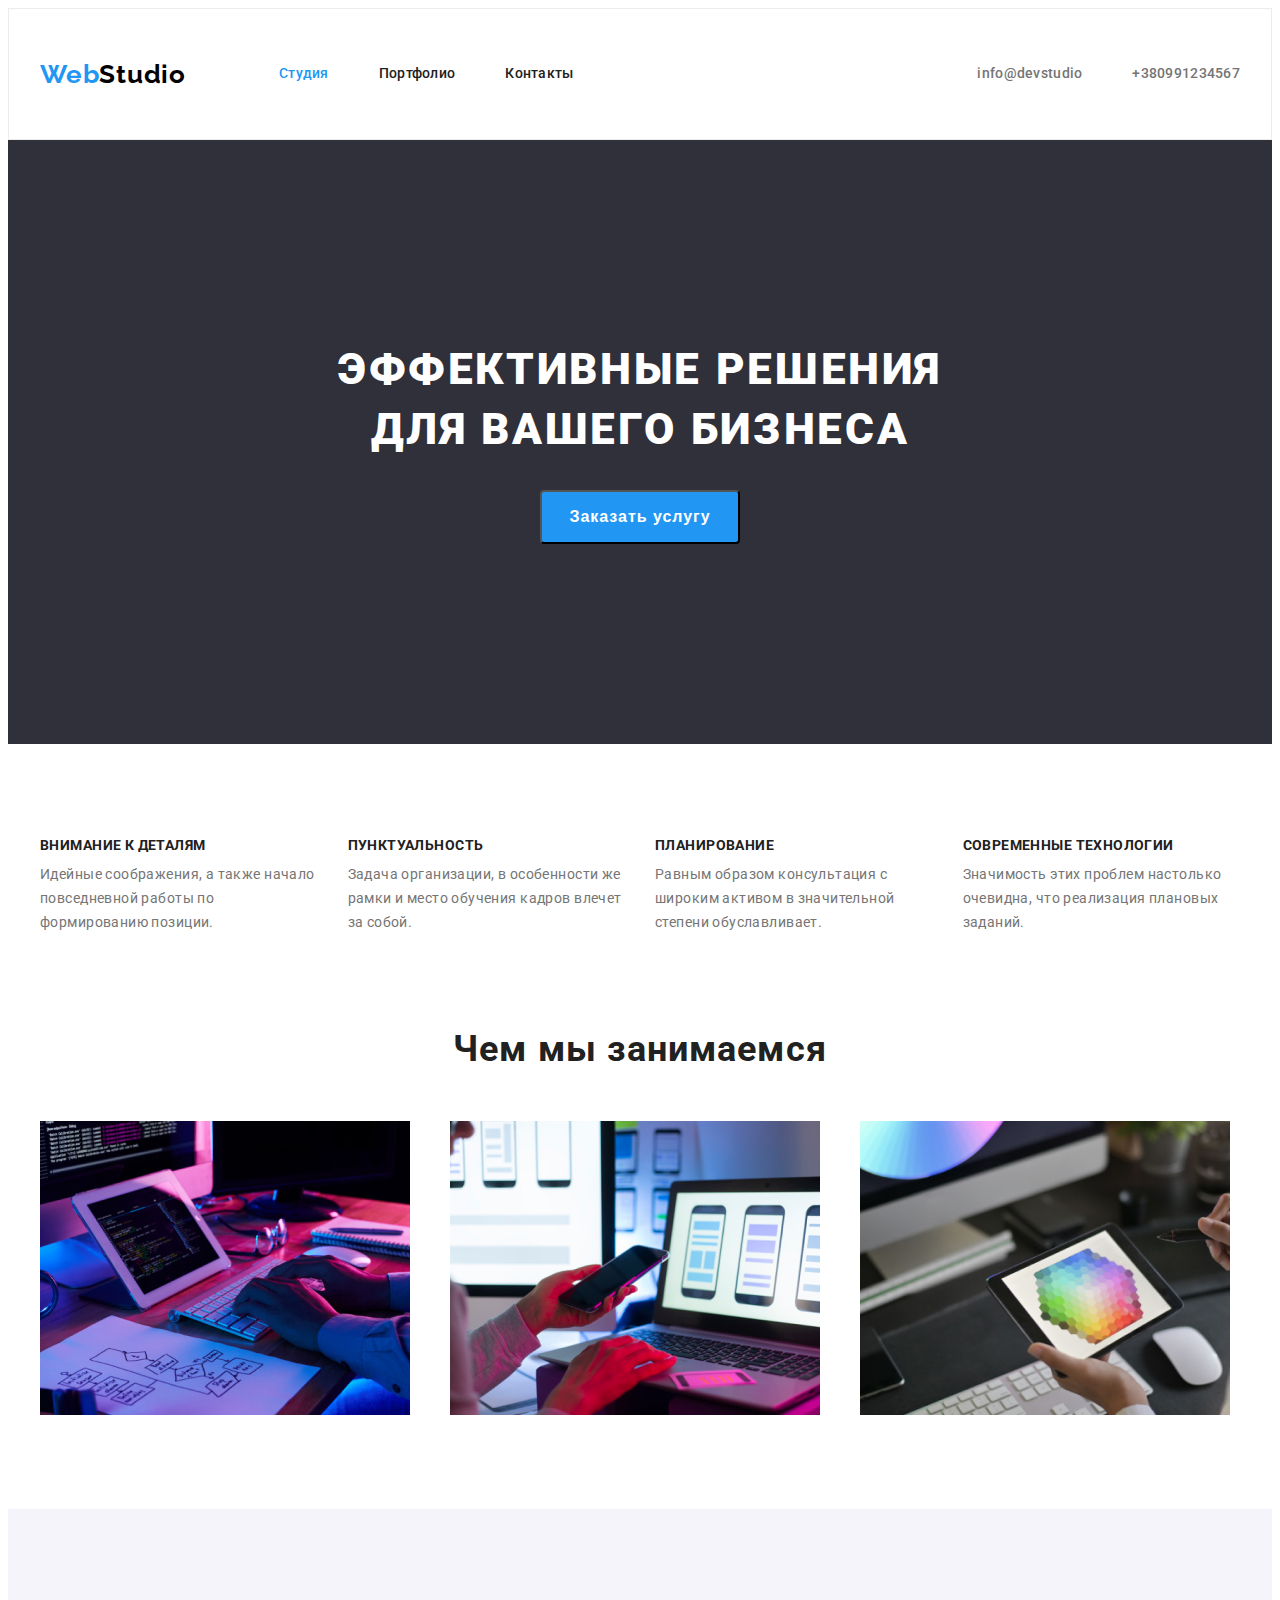
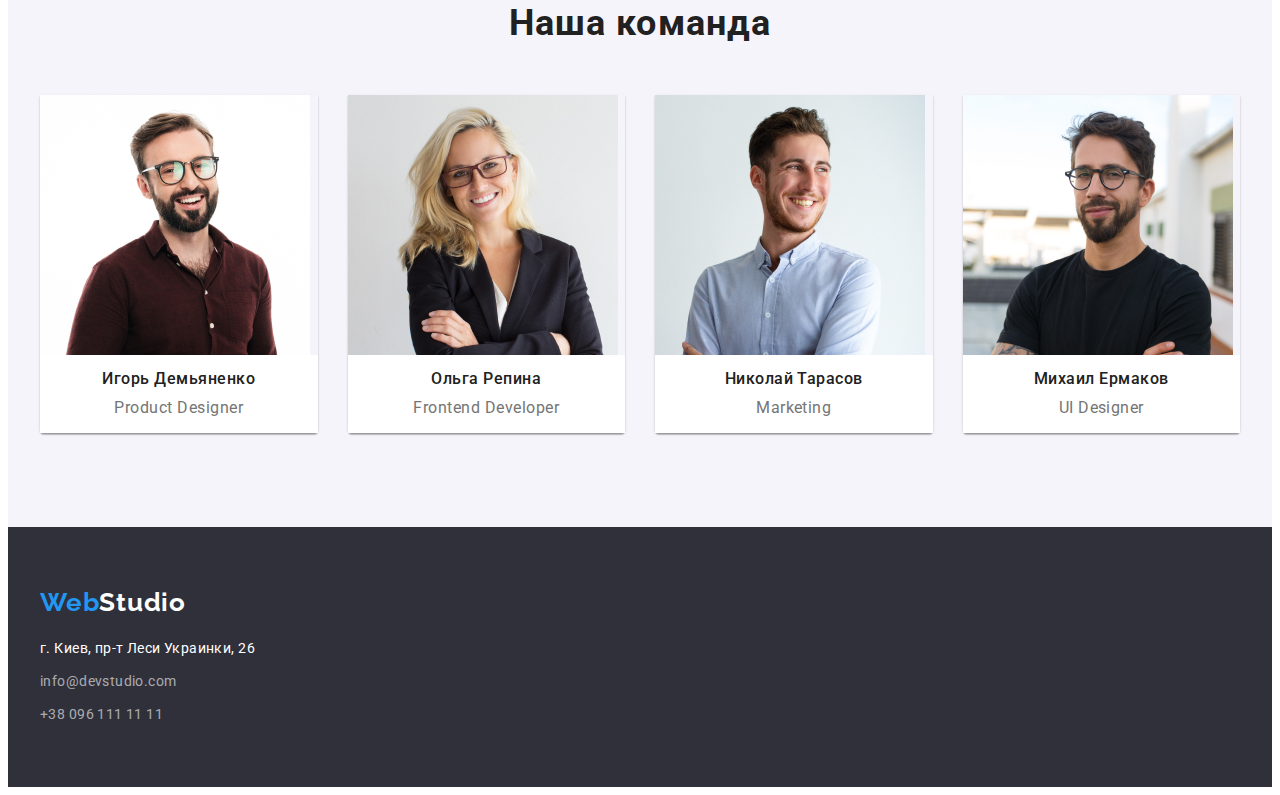
<file: index.html>
<!DOCTYPE html>
<html lang="ru">
<head>

    <meta charset="UTF-8">
    <meta name="viewport" content="width=device-width, initial-scale=1.0">
    <title>Вебстудия</title>

    <link rel="preconnect" href="https://fonts.gstatic.com">
    <link 
        href="https://fonts.googleapis.com/css2?family=Raleway:wght@700&family=Roboto:wght@400;500;700;900&display=swap"
        rel="stylesheet">

    <link rel="stylesheet" 
        href="https://cdnjs.cloudflare.com/ajax/libs/modern-normalize/1.0.0/modern-normalize.min.css"
        integrity="sha512-ISS7cAi1PEhQ8jnbJpJZMd29NlhNj4AWYyLOSp2CE/CsHxTCu+r+t0D2yoJudVrd0/8fTVPUVDzY5Tvli75u/g=="
        crossorigin="anonymous" />

    <link rel="stylesheet" href="./css/styles.css">

</head>

<body>

    <header class="header">
        <div class="head-box container">
            <nav class="navigation">
                <a class="logo-head link" href="./index.html" ><span class="logo-05" >Web</span>Studio</a>
                <ul class="navigation-list list">
                    <li class="nav item">
                        <a class="nav-link link current" href="./index.html">Студия</a>
                    </li>
                    <li class="nav item">
                        <a class="nav-link link" href="./portfolio.html">Портфолио</a>
                    </li>
                    <li class="nav item">
                        <a class="nav-link link" href="">Контакты</a>
                    </li>

                </ul>
            </nav>

            <ul class="header-list list">
                <li class="head-list-item"><a class="info-link link" href="info@devstudio.com">info@devstudio</a></li>
                <li class="head-list-item"><a class="tel-link link" href="tel:+380991234567">+380991234567</a></li>
            </ul> 
        </div>
    </header>

    <main>

        <!--hero-->
        <section class="hero">
            <div class="container">
                <h1 class="hero-title">Эффективные решения <br>
                    для вашего бизнеса</h1>
                <button class="madal-btn" type="button">Заказать услугу</button>
            </div>
        </section>

        <!--advantages-->
        <section class="advantages">
            <div class="adv-box container">
                <ul class="advantages-list list">
                    <li class="adv-item">
                        <h3 class="advantages-title">Внимание к деталям</h3>
                        <p class="advantages-text">Идейные соображения, а также начало повседневной работы по формированию позиции.</p>
                    </li>
                    <li class="adv-item">
                        <h3 class="advantages-title">Пунктуальность</h3>
                        <p class="advantages-text">Задача организации, в особенности же рамки и место обучения кадров влечет за собой.</p>
                    </li>
                    <li class="adv-item">
                        <h3 class="advantages-title">Планирование</h3>
                        <p class="advantages-text">Равным образом консультация с широким активом в значительной степени обуславливает.</p>
                    </li>
                    <li class="adv-item">
                        <h3 class="advantages-title">Современные технологии</h3>
                        <p class="advantages-text">Значимость этих проблем настолько очевидна, что реализация плановых заданий.</p>
                    </li>
                </ul>
            </div>
        </section>

        <!--products company-->
        <section class="products-company">
            <div class="prod-box container">
                <h2 class="products-company-title" >Чем мы занимаемся</h2>
                <ul class="prod-list list">
                    <li class="prod-item"><img src="./img/Section3/img.jpg" alt="человек пишет код" width="370" height="294"></li>
                    <li class="prod-item"><img src="./img/Section3/img-1.jpg" alt="человек работает за компьютером с телефоном в руке" width="370" height="294"></li>
                    <li class="prod-item"><img src="./img/Section3/img-2.jpg" alt="на дисплее планшета политра цветов" width="370" height="294"></li>
                </ul>
            </div>
        </section>

        <!--our team-->
        <section class="our-team">
            <div class="container">
                <h2 class="our-team-title">Наша команда</h2>
                <ul class="our-team-list list">
                    <li class="our-team-item">
                        <img src="./img/sections4/igor.jpg" alt="Игорь Демьяненко" width="270" height="260">
                        <div class="title-box">
                            <h3 class="our-team-specialists">Игорь Демьяненко</h3>
                            <p class="our-team-text" lang="en">Product Designer</p>
                        </div>
                    </li>
                    <li class="our-team-item">
                        <img src="./img/sections4/olga.jpg" alt="Ольга Репина" width="270" height="260">
                        <div class="title-box">
                            <h3 class="our-team-specialists">Ольга Репина</h3>
                            <p class="our-team-text" lang="en">Frontend Developer</p>
                        </div>
                    </li>
                    <li class="our-team-item">
                        <img src="./img/sections4/nikolay.jpg" alt="Николай Тарасов" width="270" height="260">
                        <div class="title-box">
                            <h3 class="our-team-specialists">Николай Тарасов</h3>
                            <p class="our-team-text" lang="en">Marketing</p>
                        </div>
                    </li>
                    <li class="our-team-item">
                        <img src="./img/sections4/mihail.jpg" alt="Михаил Ермаков" width="270" height="260">
                        <div class="title-box">
                            <h3 class="our-team-specialists">Михаил Ермаков</h3>
                            <p class="our-team-text" lang="en">UI Designer</p>
                        </div>
                    </li>
                </ul>
            </div>
        </section>

    </main> 

    <footer class="footer">
        <div class="container foot-box">
            <a class="logo-foot link" href=""><span class="logo-05">Web</span>Studio</a>
            <address class="address">
                <ul class="address-list list">
                    <li class="address-list-item">
                        <a class="foot-text link" href="https://goo.gl/maps/XajfWDtzmyo4P4pL7" target="blanck"
                            rel="noopener nooreferrer">
                            г. Киев, пр-т Леси Украинки, 26</a>
                    </li>
                    <li class="address-list-item">
                        <a class="foot-link link" href="mailto:info@devstudio.com">info@devstudio.com</a>
                    </li>
                    <li class="address-list-item">
                        <a class="foot-tel link" href="tel:380961111111">+38 096 111 11 11</a>
                    </li>
                </ul>
            </address>
        </div>

    </footer>
    
</body>
</html>
</file>
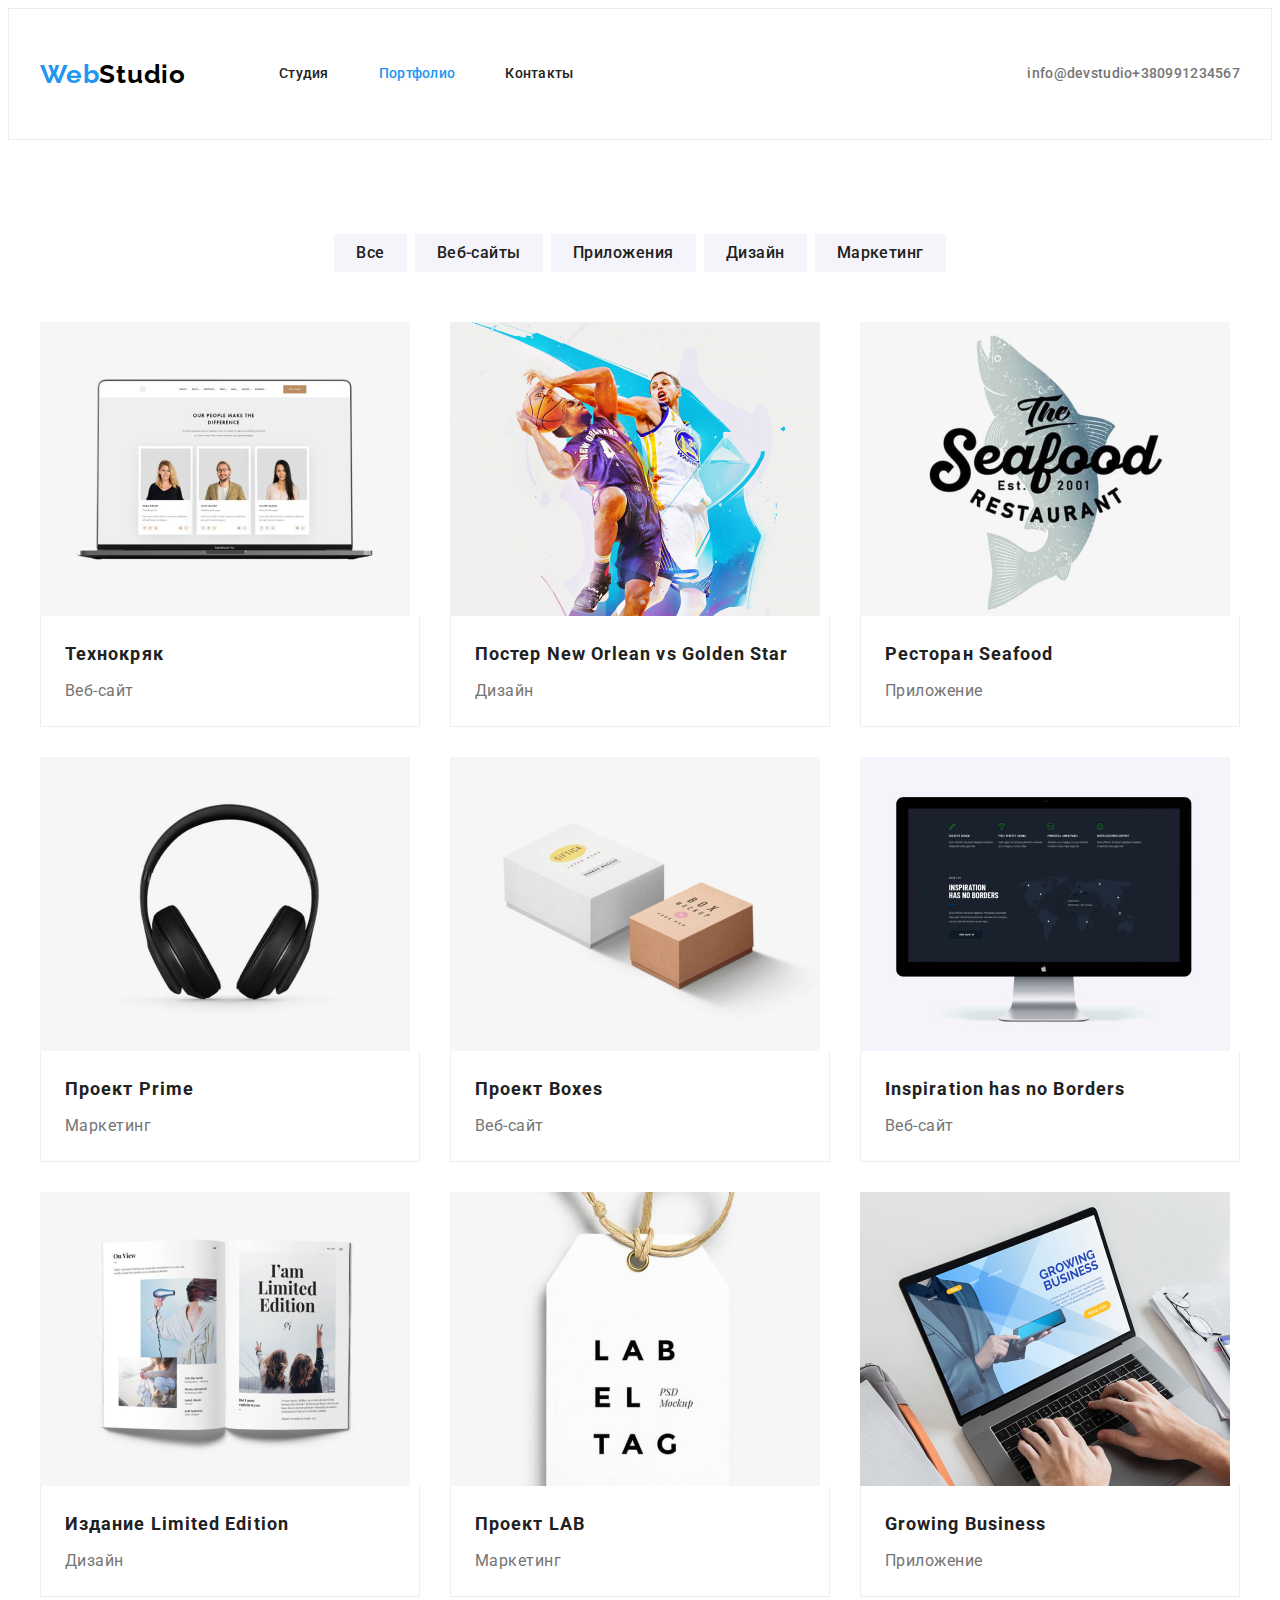
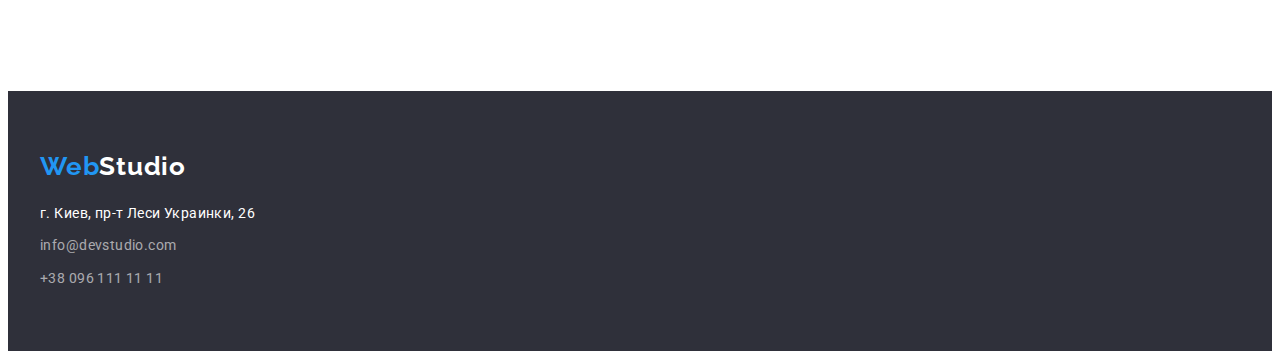
<file: portfolio.html>
<!DOCTYPE html>
<html lang="ru">
<head>

    <meta charset="UTF-8">
    <meta name="viewport" content="width=device-width, initial-scale=1.0">
    <title>Портфолио</title>

    <link rel="preconnect" href="https://fonts.gstatic.com">
    <link href="https://fonts.googleapis.com/css2?family=Raleway:wght@700&family=Roboto:wght@400;500;700;900&display=swap"
        rel="stylesheet">

    <link rel="stylesheet" href="https://cdnjs.cloudflare.com/ajax/libs/modern-normalize/1.0.0/modern-normalize.min.css"
        integrity="sha512-ISS7cAi1PEhQ8jnbJpJZMd29NlhNj4AWYyLOSp2CE/CsHxTCu+r+t0D2yoJudVrd0/8fTVPUVDzY5Tvli75u/g=="
        crossorigin="anonymous">

    <link rel="stylesheet" href="./css/styles.css">

</head>

<body>
    <header class="header-portf header">
        <div class="head-box head-portf-box container">
            <nav class="navigation">
                <a class="logo-head link" href="./index.html"><span class="logo-05">Web</span>Studio</a>
                <ul class="navigation-list list">
                    <li class="nav item">
                        <a class="nav-link link" href="./index.html">Студия</a>
                    </li>
                    <li class="nav item">
                        <a class="nav-link link current" href="./portfolio.html">Портфолио</a>
                    </li>
                    <li class="nav item">
                        <a class="nav-link link" href="">Контакты</a>
                    </li>

                </ul>
            </nav>

            <ul class="header-list list">
                <li><a class="info-link link" href="info@devstudio.com">info@devstudio</a></li>
                <li><a class="tel-link link" href="tel:+380991234567">+380991234567</a></li>
            </ul>
        </div>
    </header>

    <main>
        <h1 class="visually-hidden">Портфолио</h1>
        <h2 class="visually-hidden">Webstudio</h2>
        <section class="filter-btn">

            <div class="prod-filter-box container">

                <ul class="filter-list list">
                    <li class="filter-item">
                        <button class="btn-btn" type="button">
                            Все
                        </button> 
                    </li>

                    <li class="filter-item">
                        <button class="btn-btn" type="button">
                            Веб-сайты
                        </button>
                    </li>

                    <li class="filter-item">
                        <button class="btn-btn" type="button">
                            Приложения
                        </button>
                    </li>

                    <li class="filter-item">
                        <button class="btn-btn" type="button">
                            Дизайн
                        </button>
                    </li>

                    <li class="filter-item">
                        <button class="btn-btn" type="button">
                            Маркетинг
                        </button>
                    </li>
                </ul>

                <ul class="product-list list link">

                    <li class="product-item list">
                        <a class="link" href="">
                            <img src="./img/portfolio/1.jpg" alt="Экран ноутбука с каким-то контентом" width="370" height="294">
                            <div class="prod-item-box">
                                <h3 class="product-title" >Технокряк</h3>
                                <p class="prod-text">Веб-сайт</p>
                            </div>
                        </a>
                    </li>

                    <li class="product-item list">
                        <a class="link" href="">
                            <img src="./img/portfolio/2.jpg" alt="Два баскетболиста с мячем" width="370" height="294">
                            <div class="prod-item-box">
                                <h3 class="product-title" >Постер New Orlean vs Golden Star</h3>
                                <p class="prod-text">Дизайн</p>
                            </div>
                        </a>
                    </li>

                    <li class="product-item list">
                        <a class="link" href="">
                            <img src="./img/portfolio/3.jpg" alt="Логотип Seafood" width="370" height="294">
                            <div class="prod-item-box">
                                <h3 class="product-title" >Ресторан Seafood</h3>
                                <p class="prod-text">Приложение</p>
                            </div>
                        </a>
                    </li>

                    <li class="product-item list">
                        <a class="link" href="">
                            <img src="./img/portfolio/4.jpg" alt="Наушники" width="370" height="294">
                            <div class="prod-item-box">
                                <h3 class="product-title" >Проект Prime</h3>
                                <p class="prod-text">Маркетинг</p>
                            </div>
                        </a>
                    </li>

                    <li class="product-item list">
                        <a class="link" href="">
                            <img src="./img/portfolio/5.jpg" alt="Коробочки" width="370" height="294">
                            <div class="prod-item-box">
                                <h3 class="product-title" >Проект Boxes</h3>
                                <p class="prod-text">Веб-сайт</p>
                            </div>
                        </a>
                    </li>

                    <li class="product-item list">
                        <a class="link" href="">
                            <img src="./img/portfolio/6.jpg" alt="Экран монитора" width="370" height="294">
                            <div class="prod-item-box">
                                <h3 class="product-title" >Inspiration has no Borders</h3>
                                <p class="prod-text">Веб-сайт</p>
                            </div>
                        </a>
                    </li>       

                    <li class="product-item list">
                        <a class="link" href="">
                            <img src="./img/portfolio/7.jpg" alt="Фото книги" width="370" height="294">
                            <div class="prod-item-box">
                                <h3 class="product-title" >Издание Limited Edition</h3>
                                <p class="prod-text">Дизайн</p>
                            </div>
                        </a>
                    </li>

                    <li class="product-item list">
                        <a class="link" href="">
                            <img src="./img/portfolio/8.jpg" alt="Ярлык с надписью" width="370" height="294">
                            <div class="prod-item-box">
                                <h3 class="product-title" >Проект LAB</h3>
                                <p class="prod-text">Маркетинг</p>
                            </div>    
                        </a>
                    </li>

                    <li class="product-item list">
                        <a class="link" href="">
                            <img src="./img/portfolio/9.jpg" alt="Кто-то работает за ноутбуком" width="370" height="294">
                            <div class="prod-item-box">
                                <h3 class="product-title" >Growing Business</h3>
                                <p class="prod-text">Приложение</p>
                            </div>
                        </a>
                    </li>
                </ul>
            </div>
        </section>
    </main>
    
    <footer class="footer">
        <div class="container foot-box">
            <a class="logo-foot link" href=""><span class="logo-05">Web</span>Studio</a>
            <address class="address">
                <ul class="address-list list">
                    <li class="address-list-item">
                        <a class="foot-text link" href="https://goo.gl/maps/XajfWDtzmyo4P4pL7" target="blanck"
                            rel="noopener nooreferrer">
                            г. Киев, пр-т Леси Украинки, 26</a>
                    </li>
                    <li class="address-list-item">
                        <a class="foot-link link" href="mailto:info@devstudio.com">info@devstudio.com</a>
                    </li>
                    <li class="address-list-item">
                        <a class="foot-tel link" href="tel:380961111111">+38 096 111 11 11</a>
                    </li>
                </ul>
            </address>
        </div>
    </footer>   
</body>
</html>
</file>
<file: css/styles.css>
:root {
  --main-font: "Roboto", sans-serif;
  --secondary-font: "Raleway", sans-serif;
  --accent-color: #2196f3;
  --color-title: #212121;
  --color-text: #757575;
  --white-color: #ffffff;
  --bgrnd-color: #2f303a;
  --qwerty-color: #f5f4fa;
  --foot-color: rgba(255, 255, 255, 0.6);
  --black-color: #000000;
  --bgrnd-her: #2f303a;
  --bgrnd-prod: #e5e5e5;
  --some-color: #eeeeee;
}

a {
  display: block;
}

body {
  font-family: var(--main-font);
  color: var(--color-title);
}

.container {
  margin: 0 auto;
  width: 1200px;
  padding-left: 15px;
  padding-right: 15px;
}

h1,
h2,
h2,
h4,
h5,
h6,
p {
  margin: 0;
}

ul,
ol {
  margin: 0;
  padding: 0;
}

img {
  display: block;
}

.link {
  text-decoration: none;
}

.list {
  list-style: none;
}

.address {
  font-style: normal;
}

/* header */

.header .conteiner {
  display: flex;
  align-items: center;
}

.head-box {
  display: flex;
}

.current.current {
  color: var(--accent-color);
}

.header {
  display: flex;
  align-items: center;
  padding-top: 25px;
  padding-bottom: 25px;
  border: 1px solid #ececec;
}

.navigation {
  display: flex;
  align-items: center;
}

.navigation-list {
  display: flex;
  align-items: center;
}

.header-list {
  display: flex;
  align-items: center;
  margin-left: auto;
}

.logo-head {
  font-family: var(--secondary-font);
  font-weight: 700;
  font-size: 26px;
  line-height: 1.19;
  letter-spacing: 0.03em;
  color: var(--black-color);
  margin-right: 93px;
  display: block;
  padding-top: 24px;
  padding-bottom: 24px;
}

.navigation-list :not(:last-child) {
  margin-right: 50px;
}

.logo-05 {
  color: var(--accent-color);
}

.nav-link:hover,
.nav-link:focus {
  color: var(--accent-color);
}

.nav-link {
  font-weight: 500;
  font-size: 14px;
  line-height: 1.14;
  letter-spacing: 0.02em;
  color: var(--color-title);
  display: block;
  padding-top: 32px;
  padding-bottom: 32px;
}

.info-link {
  font-weight: 500;
  font-size: 14px;
  line-height: 1.14;
  letter-spacing: 0.02em;
  color: var(--color-text);
  margin-left: auto;
  padding-top: 32px;
  padding-bottom: 32px;
}

.info-link:hover,
.info-link:focus {
  color: var(--accent-color);
}

.tel-link {
  font-weight: 500;
  font-size: 14px;
  line-height: 1.14;
  letter-spacing: 0.02em;
  color: var(--color-text);
  padding-top: 32px;
  padding-bottom: 32px;
}

.head-list-item:not(:last-child) {
  margin-right: 50px;
}

.tel-link:hover,
.tel-link:focus {
  color: var(--accent-color);
}

.info-link {
  display: block;
}

.tel-link {
  display: block;
}
/* / header */

/* hero */
.hero {
  background-color: var(--bgrnd-her);
  text-align: center;
  padding-top: 200px;
  padding-bottom: 200px;
}

.hero-title {
  font-weight: 900;
  font-size: 44px;
  line-height: 1.36;
  letter-spacing: 0.06em;
  text-transform: uppercase;
  color: var(--white-color);
  margin-bottom: 30px;
}

.madal-btn {
  min-width: 200px;
  border-radius: 4px;
  font-family: "Roboto", inherit;
  font-weight: 700;
  font-size: 16px;
  line-height: 1.87;
  align-items: center;
  text-align: center;
  letter-spacing: 0.06em;
  color: var(--white-color);
  background-color: var(--accent-color);
  padding-top: 10px;
  padding-bottom: 10px;
  display: inline-block;
}

/* / hero */

/* advantages */

.advantages-list {
  display: flex;
  margin-right: -30px;
}

.adv-box {
  padding-top: 94px;
  padding-bottom: 47px;
}

.adv-item:not(:last-child) {
  margin-right: 30px;
}

.adv-item {
  flex-basis: calc(100% / 4 - 30px);
}

.advantages-title {
  font-weight: 700;
  font-size: 14px;
  line-height: 1.14;
  letter-spacing: 0.03em;
  text-transform: uppercase;
  color: var(--color-title);
  margin: 0;
}

.advantages-text {
  font-weight: 400;
  font-size: 14px;
  line-height: 1.71;
  letter-spacing: 0.03em;
  color: var(--color-text);
  margin-top: 10px;
}

/* / advantages */

/* products company */

.prod-list {
  display: flex;
  margin-left: -30px;
  margin-top: 50px;
}

.prod-item {
  margin-left: 30px;
  flex-basis: calc(100% / 3 - 30px);
}

.prod-box {
  padding-top: 47px;
  padding-bottom: 94px;
}

.products-company-title {
  font-weight: 700;
  font-size: 36px;
  line-height: 1.16;
  text-align: center;
  letter-spacing: 0.03em;
  color: var(--color-title);
}
/* / products company */

/* our team */

.our-team-list {
  display: flex;
  margin-right: -30px;
  margin-top: 50px;
}

.title-box {
  padding-top: 15px;
  background-color: var(--white-color);
  padding-bottom: 15px;
}

.our-team-item:not(:last-child) {
  margin-right: 30px;
}

.our-team-item {
  flex-basis: calc(100% / 4 - 30px);
  text-align: center;
  border-radius: 0px 0px 4px 4px;
  box-shadow: 0px 1px 3px rgba(0, 0, 0, 0.12), 0px 1px 1px rgba(0, 0, 0, 0.14),
    0px 2px 1px rgba(0, 0, 0, 0.2);
}

.our-team {
  background-color: var(--qwerty-color);
  padding-top: 94px;
  padding-bottom: 94px;
}

.our-team-title {
  font-weight: 700;
  font-size: 36px;
  line-height: 1.16;
  letter-spacing: 0.03em;
  color: var(--color-title);
  text-align: center;
}

.our-team-specialists {
  font-weight: 500;
  font-size: 16px;
  line-height: 1.18;
  letter-spacing: 0.03em;
  color: var(--color-title);
  margin-top: 0px;
  margin-bottom: 10px;
}

.our-team-text {
  font-weight: 400;
  font-size: 16px;
  line-height: 1.18;
  letter-spacing: 0.03em;
  color: var(--color-text);
}

/* / our team */

/* footer */

.logo-foot {
  font-family: var(--secondary-font);
  font-weight: 700;
  font-size: 26px;
  line-height: 1.19;
  letter-spacing: 0.03em;
  color: var(--white-color);
  margin-bottom: 20px;
}

.foot-box {
  padding-top: 60px;
  padding-bottom: 60px;
}

.foot-text {
  font-weight: 400;
  font-size: 14px;
  line-height: 1.71;
  letter-spacing: 0.03em;
  color: var(--white-color);
  margin-bottom: 9px;
}

.foot-link {
  font-weight: 400;
  font-size: 14px;
  line-height: 1.71;
  letter-spacing: 0.03em;
  color: var(--foot-color);
}

.address-list-item:not(:last-child) {
  margin-bottom: 9px;
}
.address-list-item {
  font-weight: 400;
  font-size: 14px;
  line-height: 1.71;
  letter-spacing: 0.03em;
  color: var(--foot-color);
}

.foot-tel {
  font-weight: 400;
  font-size: 14px;
  line-height: 1.71;
  letter-spacing: 0.03em;
  color: var(--foot-color);
}

.footer {
  background-color: var(--bgrnd-color);
}

/* /footer */

/*==================portfolio=============== */

.prod-filter-box {
  padding-top: 94px;
  padding-bottom: 94px;
}

.header-portf {
  border-bottom: 1px solid #eeeeee;
}

.visually-hidden {
  position: absolute !important;
  clip: rect(1px 1px 1px 1px); /* IE6, IE7 */
  clip: rect(1px, 1px, 1px, 1px);
  padding: 0 !important;
  border: 0 !important;
  height: 1px !important;
  width: 1px !important;
  overflow: hidden;
}

/* filter-btn */

.btn-btn {
  background-color: var(--qwerty-color);
  cursor: pointer;
  font-family: var(--main-font);
  font-weight: 500;
  font-size: 16px;
  line-height: 1.62;
  text-align: center;
  letter-spacing: 0.03em;
  color: var(--color-title);
  padding-left: 22px;
  padding-right: 22px;
  padding-top: 6px;
  padding-bottom: 6px;
  border-style: none;
}

.modal-btn:hover,
.modal-btn:focus {
  background-color: var(--accent-color);
  color: var(--white-color);
}

.filter-list {
  display: flex;
  justify-content: center;
  margin-bottom: 50px;
}

.filter-item:not(:last-child) {
  margin-right: 8px;
}

.btn-btn:hover,
.btn-btn:focus {
  color: var(--white-color);
  background-color: var(--accent-color);
  box-shadow: 0px 3px 1px rgba(0, 0, 0, 0.1), 0px 1px 2px rgba(0, 0, 0, 0.08),
    0px 2px 2px rgba(0, 0, 0, 0.12);
  border-radius: 4px;
  border-color: var(--accent-color);
}

/* / filter-btn */

/* products */

.prod-item-box {
  padding: 20px 24px;
  background: var(--primary-background-color);
  border-right: 1px solid #eeeeee;
  border-bottom: 1px solid #eeeeee;
  border-left: 1px solid #eeeeee;
}

.product-item {
  flex-basis: calc(100% / 3 - 30px);
  margin-left: 30px;
  margin-top: 30px;
}

.product-list {
  display: flex;
  flex-wrap: wrap;
  margin-left: -30px;
  margin-top: -30px;
}

.product-title {
  font-family: var(--main-font);
  font-weight: 700;
  font-size: 18px;
  line-height: 2;
  letter-spacing: 0.06em;
  color: var(--color-title);
  margin: 0;
}

.prod-text {
  font-family: var(--main-font);
  font-weight: 400;
  font-size: 16px;
  line-height: 1.87;
  letter-spacing: 0.03em;
  color: var(--color-text);
  margin-top: 4px;
}

/* / products */
</file>
